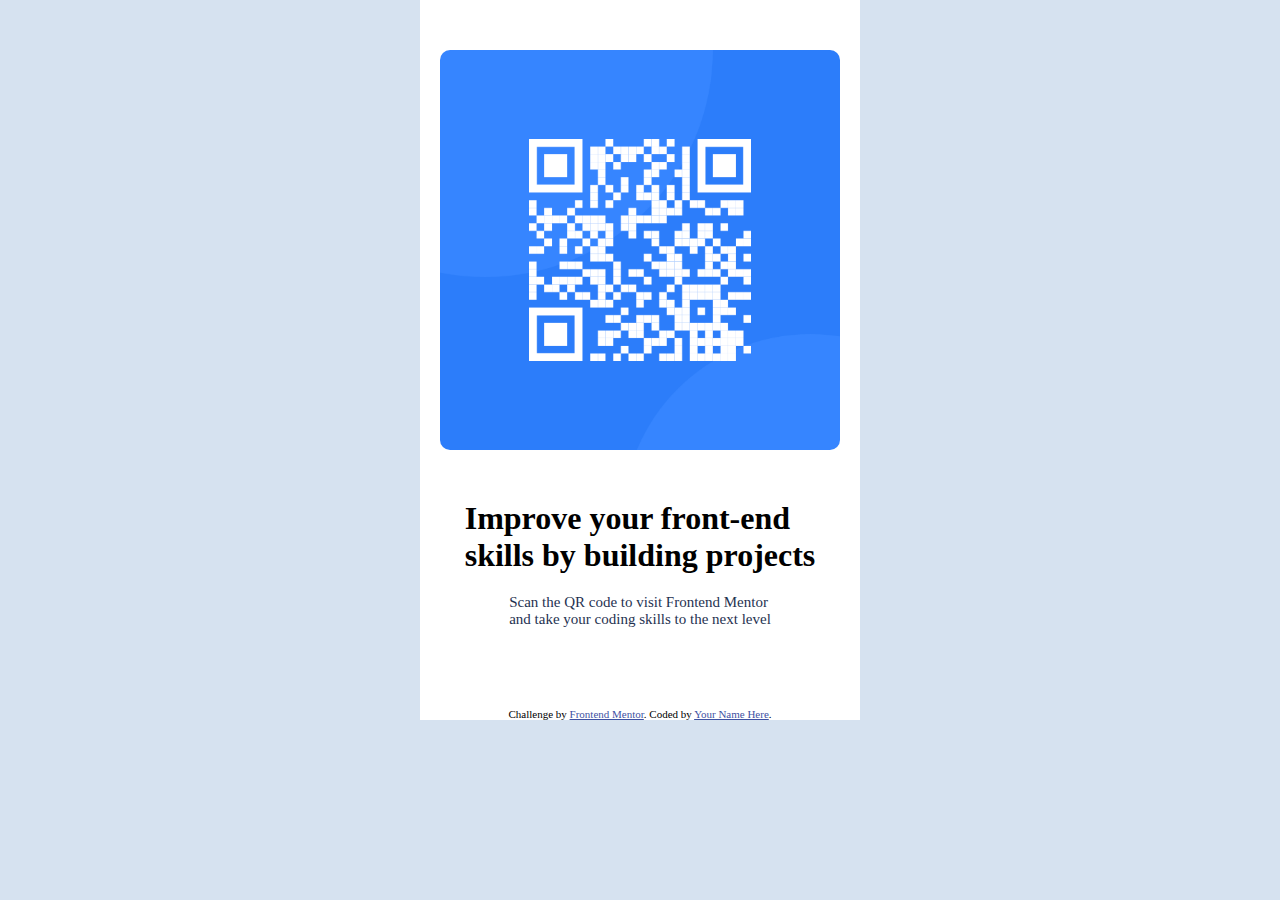
<file: index.html>
<!DOCTYPE html>
<html lang="en">
<head>
  <meta charset="UTF-8">
  <meta name="viewport" content="width=device-width, initial-scale=1.0"> <!-- displays site properly based on user's device -->

  <link rel="icon" type="image/png" sizes="32x32" href="./images/favicon-32x32.png">
  <link rel="stylesheet" href="yes.css">
  
  <title>Frontend Mentor | QR code component</title>

  <!-- Feel free to remove these styles or customise in your own stylesheet 👍 -->
  <style>
    .attribution { font-size: 11px; text-align: center; }
    .attribution a { color: hsl(228, 45%, 44%); }
  </style>
</head>
<body>
  <div class="container">
      <div class="vick">
        <img src="./images/image-qr-code.png" alt="qr code">
      <h1> Improve your front-end<br>skills by building projects</h1> 
      <p class="text">Scan the QR code to visit Frontend Mentor<br>and take your coding skills to the next level</p>
      </div>
      <div class="attribution">
        Challenge by <a href="https://www.frontendmentor.io?ref=challenge" target="_blank">Frontend Mentor</a>. 
        Coded by <a href="#">Your Name Here</a>.
      </div>
  </div>
</body>
</html>
</file>
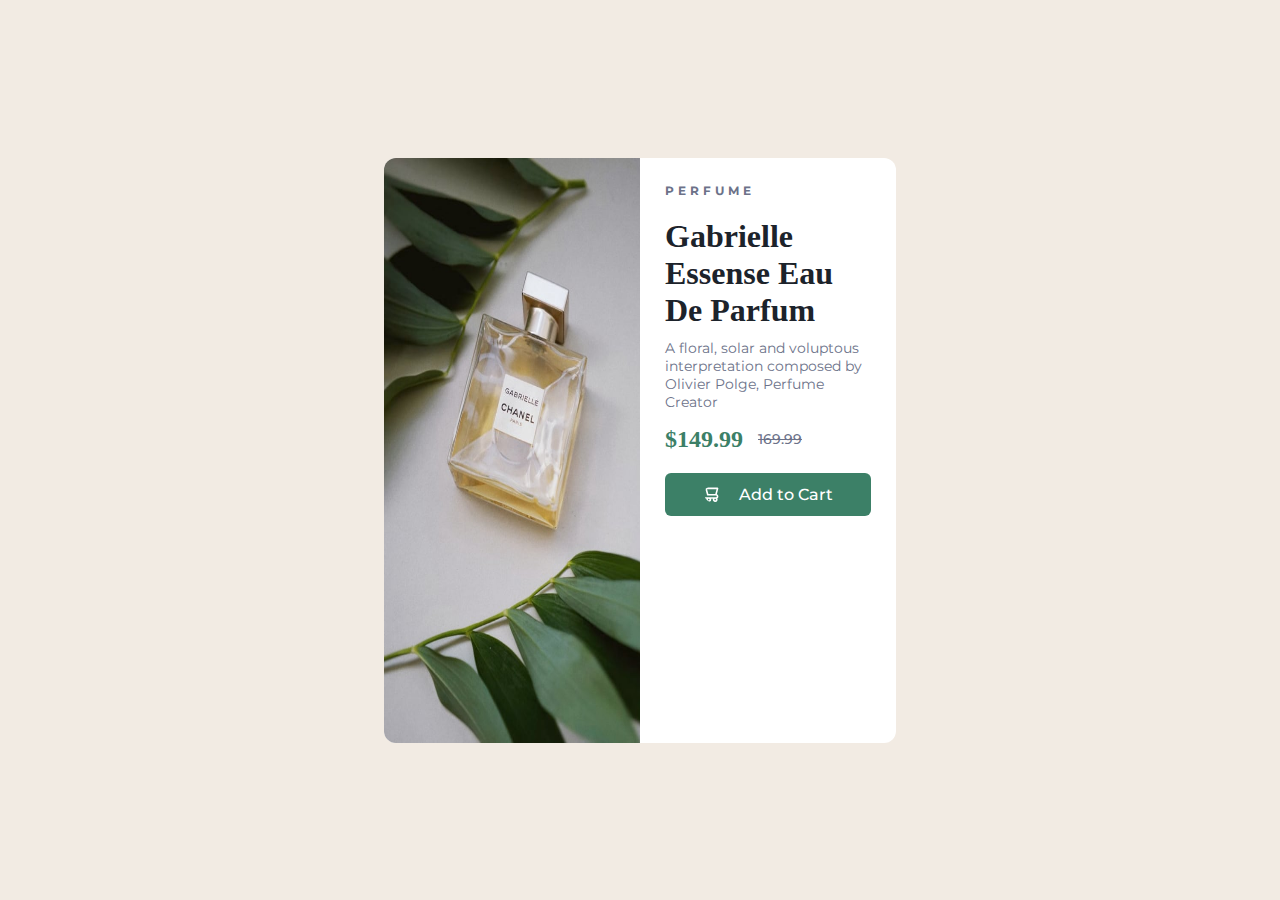
<file: chess.html>
<!DOCTYPE html>
<html lang="en">
<head>
  <meta charset="UTF-8">
  <meta name="viewport" content="width=device-width, initial-scale=1.0"> <!-- displays site properly based on user's device -->

  <link rel="icon" type="image/png" sizes="32x32" href="./images/favicon-32x32.png">
  <link rel="preconnect" href="https://fonts.googleapis.com">
<link rel="preconnect" href="https://fonts.gstatic.com" crossorigin>
<link href="https://fonts.googleapis.com/css2?family=Inconsolata:wght@400;700&family=Montserrat:wght@500;700&family=Space+Mono:wght@400;700&display=swap" rel="stylesheet">
<link rel="stylesheet" href="chess.css">
  <!-- Feel free to remove these styles or customise in your own stylesheet 👍 -->
 
</head>
<body>
<div class="mainContent">
     <img class="img" src="./images/image-product-desktop.jpg" alt="">
     <div class="contentRight">
<h5>PERFUME</h5>
<h1>Gabrielle Essense Eau De Parfum</h1>
      <p>A floral, solar and voluptous interpretation composed by Olivier Polge, Perfume Creator </p>

      <h2>$149.99 <span>169.99</span> </h2>
      <a href="#"><img src="/images/icon-cart.svg" alt=""> Add to Cart</a>
     </div>
</div>
  
  
</body>
</html>
</file>
<file: yes.css>
*{
    margin: 0;
    padding: 0;
    box-sizing: border-box;
}
body{
    display: flex;
    align-items: center;
    flex-direction: column;
    justify-content: center;
    background-color: hsl(212, 45%, 89%) ;
    height: 100%;
    width: 100%;

}
.vick{
    display: flex;
    flex-direction: column;
    justify-content: center;
    align-items: center;
    margin-top: 30px;
    margin-bottom: 60px;
    padding-bottom: 150px;
    border-radius: 10px;
    padding: 20px;
}
h1{
    margin-top: 50px;
}
.text{
    font-size: 15px;
    margin-top: 20px;
    color : hsl(218, 44%, 22%) ;
}
img{
border-radius: 10px;
height: 400px;
}
.container{
    background-color: white;
    display: flex;
    flex-direction: column;
}
</file>
<file: chess.css>
* {
  margin: 0;
  padding: 0;
  box-sizing: border-box;
}

body {
  height: 100vh;
  width: 100vw;
  overflow-y: hidden;
  background-color: hsl(30, 38%, 92%);
  display: flex;
  justify-content: center;
  align-items: center;
}

.mainContent {
  width: 40%;
  height: 65%;
  background-color: white;
  display: flex;
  border-radius: 12px;
}

.mainContent img {
  width: 50%;
  height: 100%;
  border-radius: 12px 0 0 12px;
}

/* .mainContent img:hover {
  background-image:/;

} */

.contentRight {
  padding: 25px;
}

.contentRight h6 {
  font-family: 'Montserrat', sans-serif;
  font-size: 12px ;
  color: hsl(228, 12%, 48%);
  letter-spacing: 4px;
  margin-bottom: 14px;
}

.contentRight h1 {
  font-family: 'Fraunces', serif;
  color: hsl(212, 21%, 14%);
  margin-bottom: 10px;
}

.contentRight h5 {
  font-family:'Montserrat', sans-serif;
  margin-bottom: 20px;
  color:  hsl(228, 12%, 48%);
  letter-spacing: 4px;
font-size: 12px;
}

.contentRight p {
  color: hsl(228, 12%, 48%);
  font-size: 14px;
font-family: 'Montserrat', sans-serif;
margin-bottom: 15px;
}

.contentRight h2 {
  font-size: 24px;
  font-family: 'Fraunces', serif; 
  display: flex;
  align-items: center;
  color:  hsl(158, 36%, 37%);
  margin-bottom: 20px;
}

.contentRight h2 span {
  font-size: 14px;
  font-family:'Montserrat', sans-serif; 
  font-weight: 500;
  margin-left: 15px;
  text-decoration: line-through;
  color: hsl(228, 12%, 48%);
}

.contentRight a {
width: 100%;
background-color:  hsl(158, 36%, 37%);
display: flex;
justify-content: center;
align-items: center;
padding: 12px;
color: white;
text-decoration: none;
border-radius: 6px;
font-family:'Montserrat', sans-serif; 
font-weight: 500;
}

.contentRight a img {
  width: 15px;
  margin-right: 20px;
}

@media screen and (max-width:390px) {
  
  .mainContent {
    width: 70%;
    height: 60%;
    flex-direction: column;
  }
  .mainContent img {
    width: 100%;
    height: 50%;
    border-radius: 12px 12px 0 0;
  }
  .contentRight {
    padding: 20px;
  }
  .contentRight h6 {
    font-size:5px;
  }
  .contentRight h1{
    font-size: 12px;
  }
  .contentRight h5 {
    font-size: 7px;
  }
  .contentRight p {
    font-size: 9px;
  }
  .contentRight h2 {
    font-size: 17px;
  }
  .contentRight h2 span {
    font-size: 15px;
  }
  .contentRight a {
    font-weight: 300;
    padding: 2px;
    font-size: 12px;
  }
}
</file>
